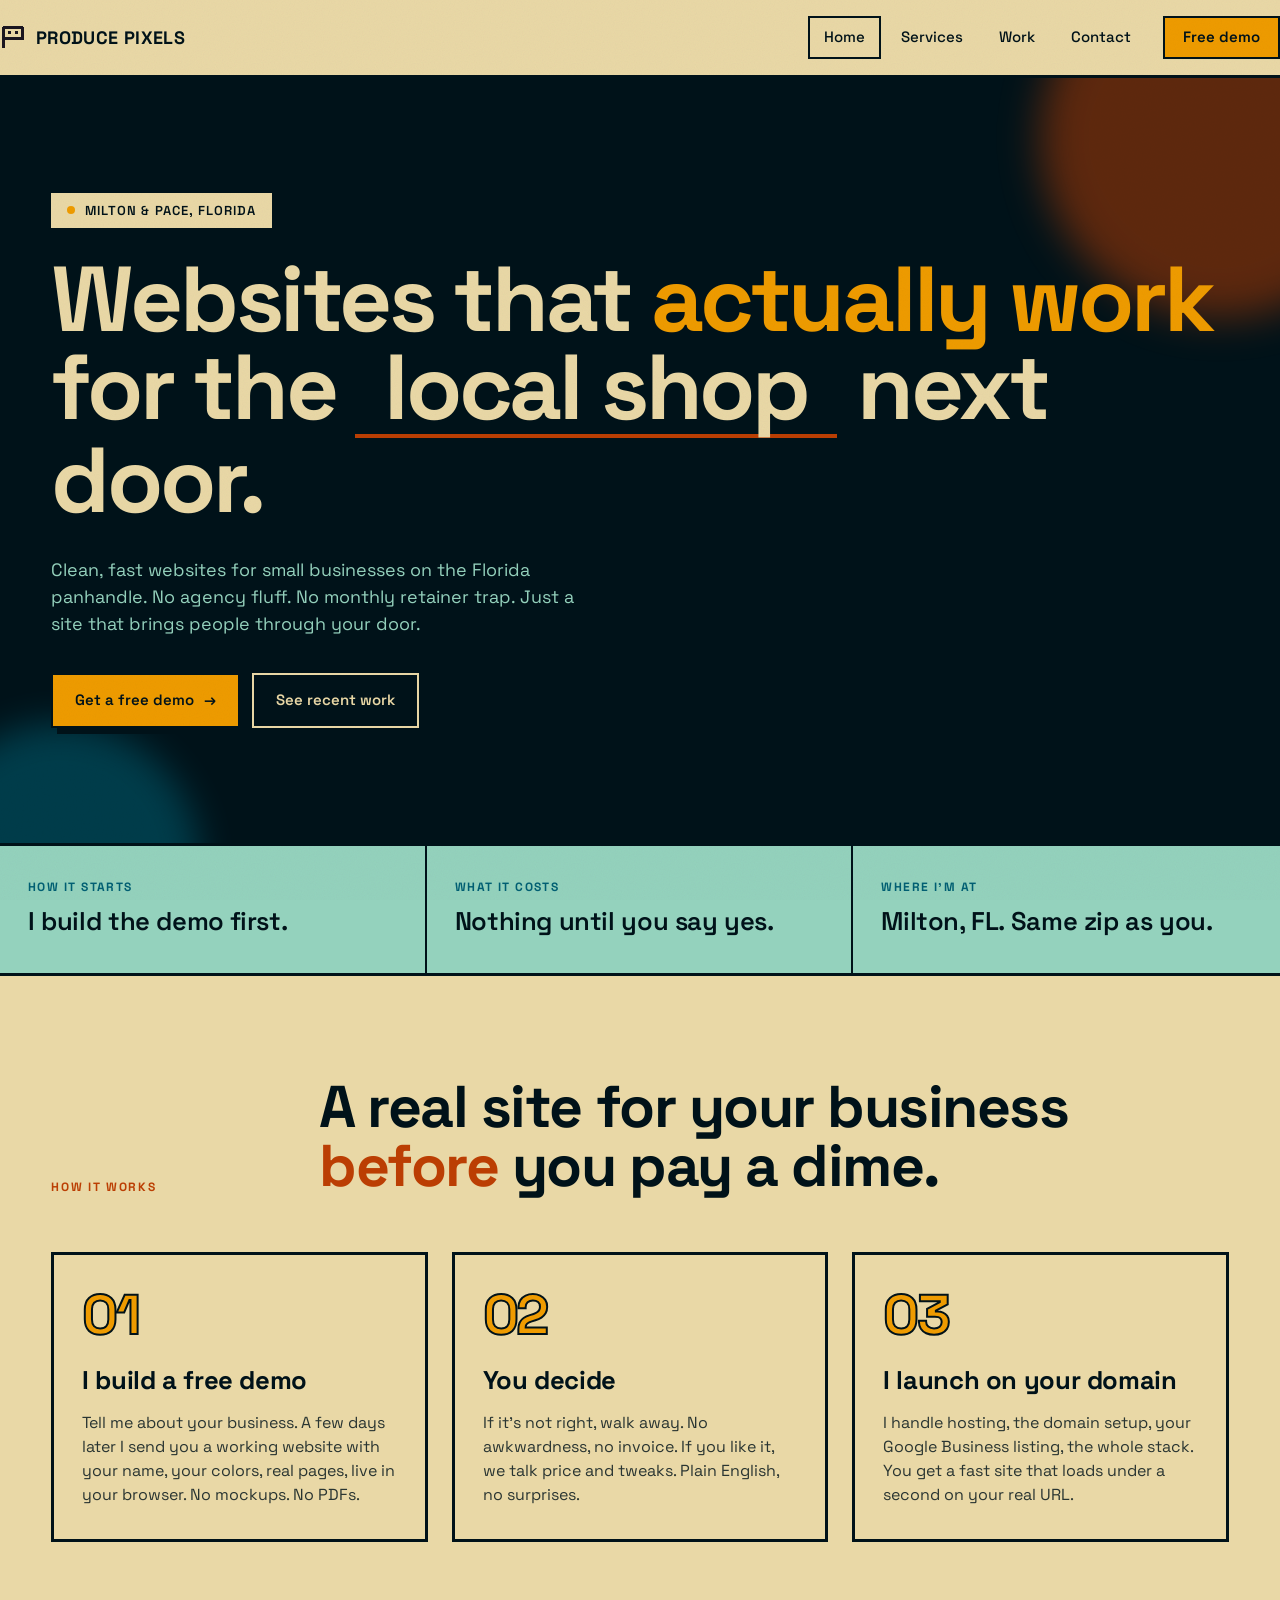
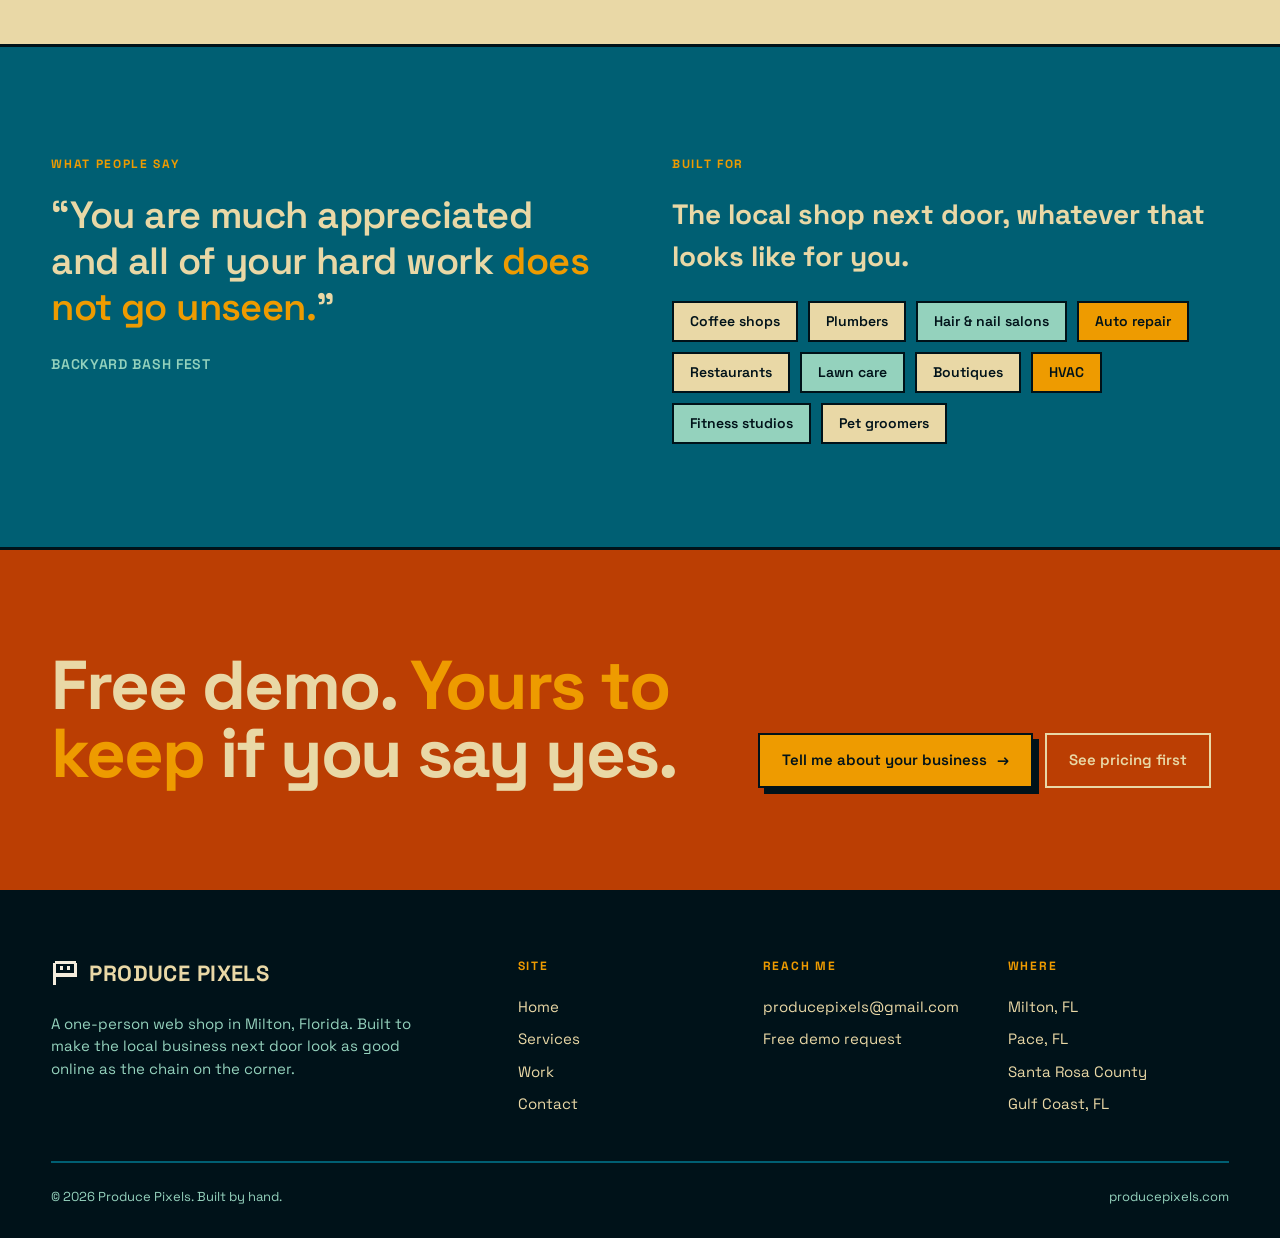
<file: index.html>
<!doctype html>
<html lang="en">
<head>
  <meta charset="utf-8" />
  <meta name="viewport" content="width=device-width, initial-scale=1" />
  <title>Produce Pixels / Websites for Milton &amp; Pace small businesses</title>
  <meta name="description" content="Clean, fast websites for small businesses in Milton and Pace, Florida. Free demo first. You decide if you want it." />
  <meta name="theme-color" content="#e9d8a6" />
  <link rel="icon" type="image/svg+xml" href="logo.svg" />
  <link rel="alternate icon" type="image/png" href="favicon.png" />

  <link rel="preconnect" href="https://fonts.googleapis.com">
  <link rel="preconnect" href="https://fonts.gstatic.com" crossorigin>
  <link href="https://fonts.googleapis.com/css2?family=Space+Grotesk:wght@400;500;600;700&display=swap" rel="stylesheet">

  <link rel="stylesheet" href="styles.css" />
</head>
<body>

  <header class="topbar">
    <div class="shell topbar-inner">
      <a href="index.html" class="brand"><span class="brand-mark" aria-hidden="true"></span>Produce Pixels</a>
      <button class="mobile-toggle" aria-expanded="false" aria-controls="primary-nav">Menu</button>
      <nav class="nav" id="primary-nav">
        <a href="index.html" aria-current="page">Home</a>
        <a href="services.html">Services</a>
        <a href="portfolio.html">Work</a>
        <a href="contact.html">Contact</a>
        <a href="contact.html" class="cta">Free demo</a>
      </nav>
    </div>
  </header>

  <main>

    <section class="hero">
      <div class="hero-glow" aria-hidden="true"></div>
      <div class="shell hero-grid">
        <div>
          <span class="tag-row"><span class="pip"></span>Milton &amp; Pace, Florida</span>
          <h1 class="h1">Websites that <span class="accent">actually&nbsp;work</span> for the <span class="cycle" data-cycle="local shop|coffee shop|plumber|hair salon|diner|lawn guy|HVAC tech|boutique|auto shop">local shop</span> next door.</h1>
          <p class="hero-sub">Clean, fast websites for small businesses on the Florida panhandle. No agency fluff. No monthly retainer trap. Just a site that brings people through your door.</p>
          <div class="hero-actions">
            <a href="contact.html" class="btn btn-primary">Get a free demo <span class="arrow">→</span></a>
            <a href="portfolio.html" class="btn btn-onDark">See recent work</a>
          </div>
        </div>
      </div>
    </section>

    <section class="facts">
      <div class="facts-grid">
        <div class="fact">
          <p class="label">How it starts</p>
          <p class="value">I build the demo first.</p>
        </div>
        <div class="fact">
          <p class="label">What it costs</p>
          <p class="value">Nothing until you say yes.</p>
        </div>
        <div class="fact">
          <p class="label">Where I&rsquo;m at</p>
          <p class="value">Milton, FL. Same zip as you.</p>
        </div>
      </div>
    </section>

    <section class="section">
      <div class="shell">
        <div class="section-header">
          <span class="section-label">How it works</span>
          <h2 class="h2">A real site for your business <span class="accent">before</span> you pay a dime.</h2>
        </div>
        <div class="steps">
          <div class="step">
            <div class="num">01</div>
            <h3>I build a free demo</h3>
            <p>Tell me about your business. A few days later I send you a working website with your name, your colors, real pages, live in your browser. No mockups. No PDFs.</p>
          </div>
          <div class="step">
            <div class="num">02</div>
            <h3>You decide</h3>
            <p>If it&rsquo;s not right, walk away. No awkwardness, no invoice. If you like it, we talk price and tweaks. Plain English, no surprises.</p>
          </div>
          <div class="step">
            <div class="num">03</div>
            <h3>I launch on your domain</h3>
            <p>I handle hosting, the domain setup, your Google Business listing, the whole stack. You get a fast site that loads under a second on your real URL.</p>
          </div>
        </div>
      </div>
    </section>

    <section class="proof">
      <div class="shell proof-grid">
        <div class="quote-block">
          <span class="section-label">What people say</span>
          <p class="quote">&ldquo;You are much appreciated and all of your hard work <span class="accent">does not go unseen.</span>&rdquo;</p>
          <div class="quote-meta">Backyard Bash Fest</div>
        </div>
        <div class="industries-block">
          <span class="section-label">Built for</span>
          <h3>The local shop next door, whatever that looks like for you.</h3>
          <div class="chips">
            <span class="chip">Coffee shops</span>
            <span class="chip">Plumbers</span>
            <span class="chip">Hair &amp; nail salons</span>
            <span class="chip">Auto repair</span>
            <span class="chip">Restaurants</span>
            <span class="chip">Lawn care</span>
            <span class="chip">Boutiques</span>
            <span class="chip">HVAC</span>
            <span class="chip">Fitness studios</span>
            <span class="chip">Pet groomers</span>
          </div>
        </div>
      </div>
    </section>

    <section class="cta-band">
      <div class="shell cta-grid">
        <h2 class="cta-headline">Free demo. <span class="accent">Yours to keep</span> if you say yes.</h2>
        <div class="cta-row">
          <a href="contact.html" class="btn btn-primary">Tell me about your business <span class="arrow">→</span></a>
          <a href="services.html" class="btn btn-onDark">See pricing first</a>
        </div>
      </div>
    </section>

  </main>

  <footer class="footer">
    <div class="shell">
      <div class="footer-grid">
        <div>
          <a href="index.html" class="brand"><span class="brand-mark" aria-hidden="true"></span>Produce Pixels</a>
          <p class="footer-tag">A one-person web shop in Milton, Florida. Built to make the local business next door look as good online as the chain on the corner.</p>
        </div>
        <div class="footer-cols">
          <div class="footer-col">
            <h4>Site</h4>
            <a href="index.html">Home</a>
            <a href="services.html">Services</a>
            <a href="portfolio.html">Work</a>
            <a href="contact.html">Contact</a>
          </div>
          <div class="footer-col">
            <h4>Reach me</h4>
            <a href="mailto:producepixels@gmail.com">producepixels@gmail.com</a>
            <a href="contact.html">Free demo request</a>
          </div>
          <div class="footer-col">
            <h4>Where</h4>
            <a>Milton, FL</a>
            <a>Pace, FL</a>
            <a>Santa Rosa County</a>
            <a>Gulf Coast, FL</a>
          </div>
        </div>
      </div>
      <div class="footer-bottom">
        <span>&copy; 2026 Produce Pixels. Built by hand.</span>
        <span>producepixels.com</span>
      </div>
    </div>
  </footer>

  <script src="script.js"></script>

</body>
</html>
</file>
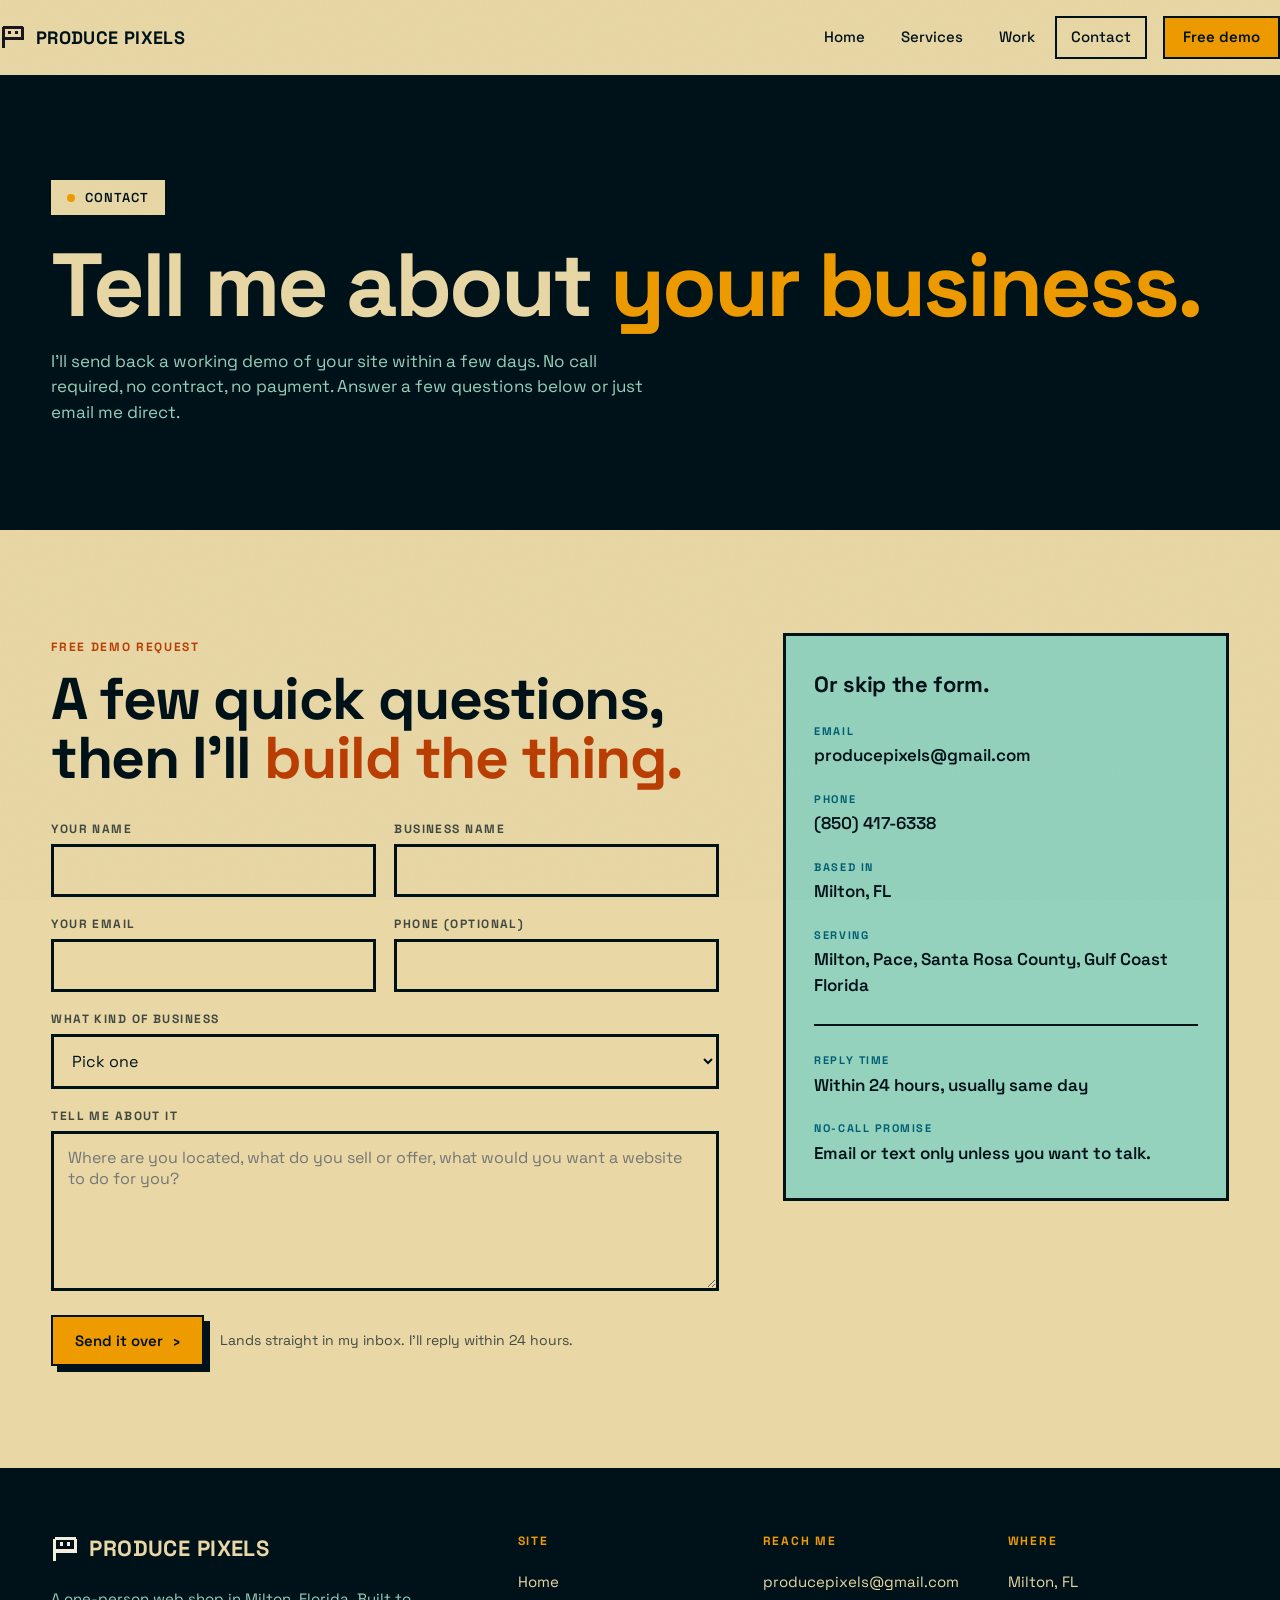
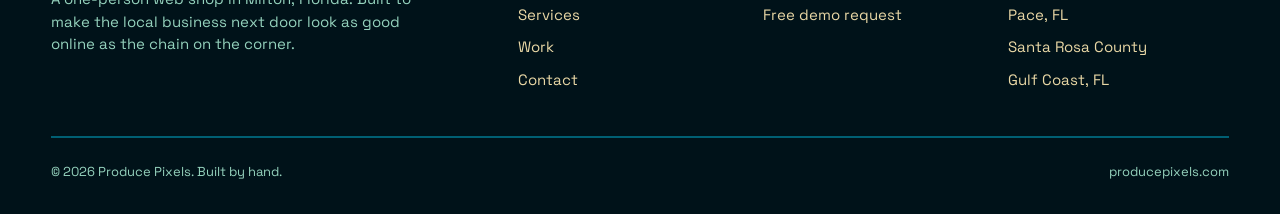
<file: contact.html>
<!doctype html>
<html lang="en">
<head>
  <meta charset="utf-8" />
  <meta name="viewport" content="width=device-width, initial-scale=1" />
  <title>Contact / Produce Pixels</title>
  <meta name="description" content="Tell me about your business. I'll send back a free working demo within a few days." />
  <meta name="theme-color" content="#e9d8a6" />
  <link rel="icon" type="image/svg+xml" href="logo.svg" />
  <link rel="alternate icon" type="image/png" href="favicon.png" />

  <link rel="preconnect" href="https://fonts.googleapis.com">
  <link rel="preconnect" href="https://fonts.gstatic.com" crossorigin>
  <link href="https://fonts.googleapis.com/css2?family=Space+Grotesk:wght@400;500;600;700&display=swap" rel="stylesheet">

  <link rel="stylesheet" href="styles.css" />
</head>
<body>

  <header class="topbar">
    <div class="shell topbar-inner">
      <a href="index.html" class="brand"><span class="brand-mark" aria-hidden="true"></span>Produce Pixels</a>
      <button class="mobile-toggle" aria-expanded="false" aria-controls="primary-nav">Menu</button>
      <nav class="nav" id="primary-nav">
        <a href="index.html">Home</a>
        <a href="services.html">Services</a>
        <a href="portfolio.html">Work</a>
        <a href="contact.html" aria-current="page">Contact</a>
        <a href="contact.html" class="cta">Free demo</a>
      </nav>
    </div>
  </header>

  <main>

    <section class="page-hero">
      <div class="shell">
        <span class="tag-row"><span class="pip"></span>Contact</span>
        <h1 class="h1">Tell me about <span class="accent">your business.</span></h1>
        <p>I&rsquo;ll send back a working demo of your site within a few days. No call required, no contract, no payment. Answer a few questions below or just email me direct.</p>
      </div>
    </section>

    <section class="section">
      <div class="shell contact-grid">

        <div>
          <span class="section-label">Free demo request</span>
          <h2 class="h2" style="margin-top: 12px; margin-bottom: 32px;">A few quick questions, then I&rsquo;ll <span class="accent">build the thing.</span></h2>

          <form class="form" id="demo-form" action="https://formsubmit.co/producepixels@gmail.com" method="POST">
            <input type="hidden" name="_subject" value="New demo request via producepixels.com">
            <input type="hidden" name="_template" value="table">
            <input type="hidden" name="_next" value="https://producepixels.com/thanks.html">
            <input type="hidden" name="_captcha" value="false">
            <input type="text" name="_honey" style="display:none" tabindex="-1" autocomplete="off" aria-hidden="true">

            <div class="form-row">
              <div class="field">
                <label for="name">Your name</label>
                <input type="text" id="name" name="name" required autocomplete="name" />
              </div>
              <div class="field">
                <label for="business">Business name</label>
                <input type="text" id="business" name="business" required />
              </div>
            </div>

            <div class="form-row">
              <div class="field">
                <label for="email">Your email</label>
                <input type="email" id="email" name="email" required autocomplete="email" />
              </div>
              <div class="field">
                <label for="phone">Phone (optional)</label>
                <input type="tel" id="phone" name="phone" autocomplete="tel" />
              </div>
            </div>

            <div class="field">
              <label for="type">What kind of business</label>
              <select id="type" name="type">
                <option value="">Pick one</option>
                <option>Coffee shop or cafe</option>
                <option>Restaurant or bar</option>
                <option>Hair, nail, or beauty salon</option>
                <option>Auto repair or detail</option>
                <option>Plumbing, HVAC, or electrical</option>
                <option>Lawn care or landscaping</option>
                <option>Boutique or retail</option>
                <option>Fitness or studio</option>
                <option>Pet groomer or vet</option>
                <option>Service or trades (other)</option>
                <option>Something else</option>
              </select>
            </div>

            <div class="field">
              <label for="message">Tell me about it</label>
              <textarea id="message" name="message" placeholder="Where are you located, what do you sell or offer, what would you want a website to do for you?" required></textarea>
            </div>

            <div class="form-actions">
              <button type="submit" class="btn btn-primary">Send it over <span class="arrow">&rsaquo;</span></button>
              <p class="form-note">Lands straight in my inbox. I&rsquo;ll reply within 24 hours.</p>
            </div>
          </form>
        </div>

        <aside>
          <div class="info-block">
            <h3>Or skip the form.</h3>

            <div class="info-row">
              <span class="label">Email</span>
              <a class="value" href="mailto:producepixels@gmail.com">producepixels@gmail.com</a>
            </div>

            <div class="info-row">
              <span class="label">Phone</span>
              <a class="value" href="tel:+18504176338">(850) 417-6338</a>
            </div>

            <div class="info-row">
              <span class="label">Based in</span>
              <span class="value">Milton, FL</span>
            </div>

            <div class="info-row">
              <span class="label">Serving</span>
              <span class="value">Milton, Pace, Santa Rosa County, Gulf Coast Florida</span>
            </div>

            <hr />

            <div class="info-row">
              <span class="label">Reply time</span>
              <span class="value">Within 24 hours, usually same day</span>
            </div>

            <div class="info-row">
              <span class="label">No-call promise</span>
              <span class="value">Email or text only unless you want to talk.</span>
            </div>
          </div>
        </aside>

      </div>
    </section>

  </main>

  <footer class="footer">
    <div class="shell">
      <div class="footer-grid">
        <div>
          <a href="index.html" class="brand"><span class="brand-mark" aria-hidden="true"></span>Produce Pixels</a>
          <p class="footer-tag">A one-person web shop in Milton, Florida. Built to make the local business next door look as good online as the chain on the corner.</p>
        </div>
        <div class="footer-cols">
          <div class="footer-col">
            <h4>Site</h4>
            <a href="index.html">Home</a>
            <a href="services.html">Services</a>
            <a href="portfolio.html">Work</a>
            <a href="contact.html">Contact</a>
          </div>
          <div class="footer-col">
            <h4>Reach me</h4>
            <a href="mailto:producepixels@gmail.com">producepixels@gmail.com</a>
            <a href="contact.html">Free demo request</a>
          </div>
          <div class="footer-col">
            <h4>Where</h4>
            <a>Milton, FL</a>
            <a>Pace, FL</a>
            <a>Santa Rosa County</a>
            <a>Gulf Coast, FL</a>
          </div>
        </div>
      </div>
      <div class="footer-bottom">
        <span>&copy; 2026 Produce Pixels. Built by hand.</span>
        <span>producepixels.com</span>
      </div>
    </div>
  </footer>

  <script src="script.js"></script>

</body>
</html>
</file>
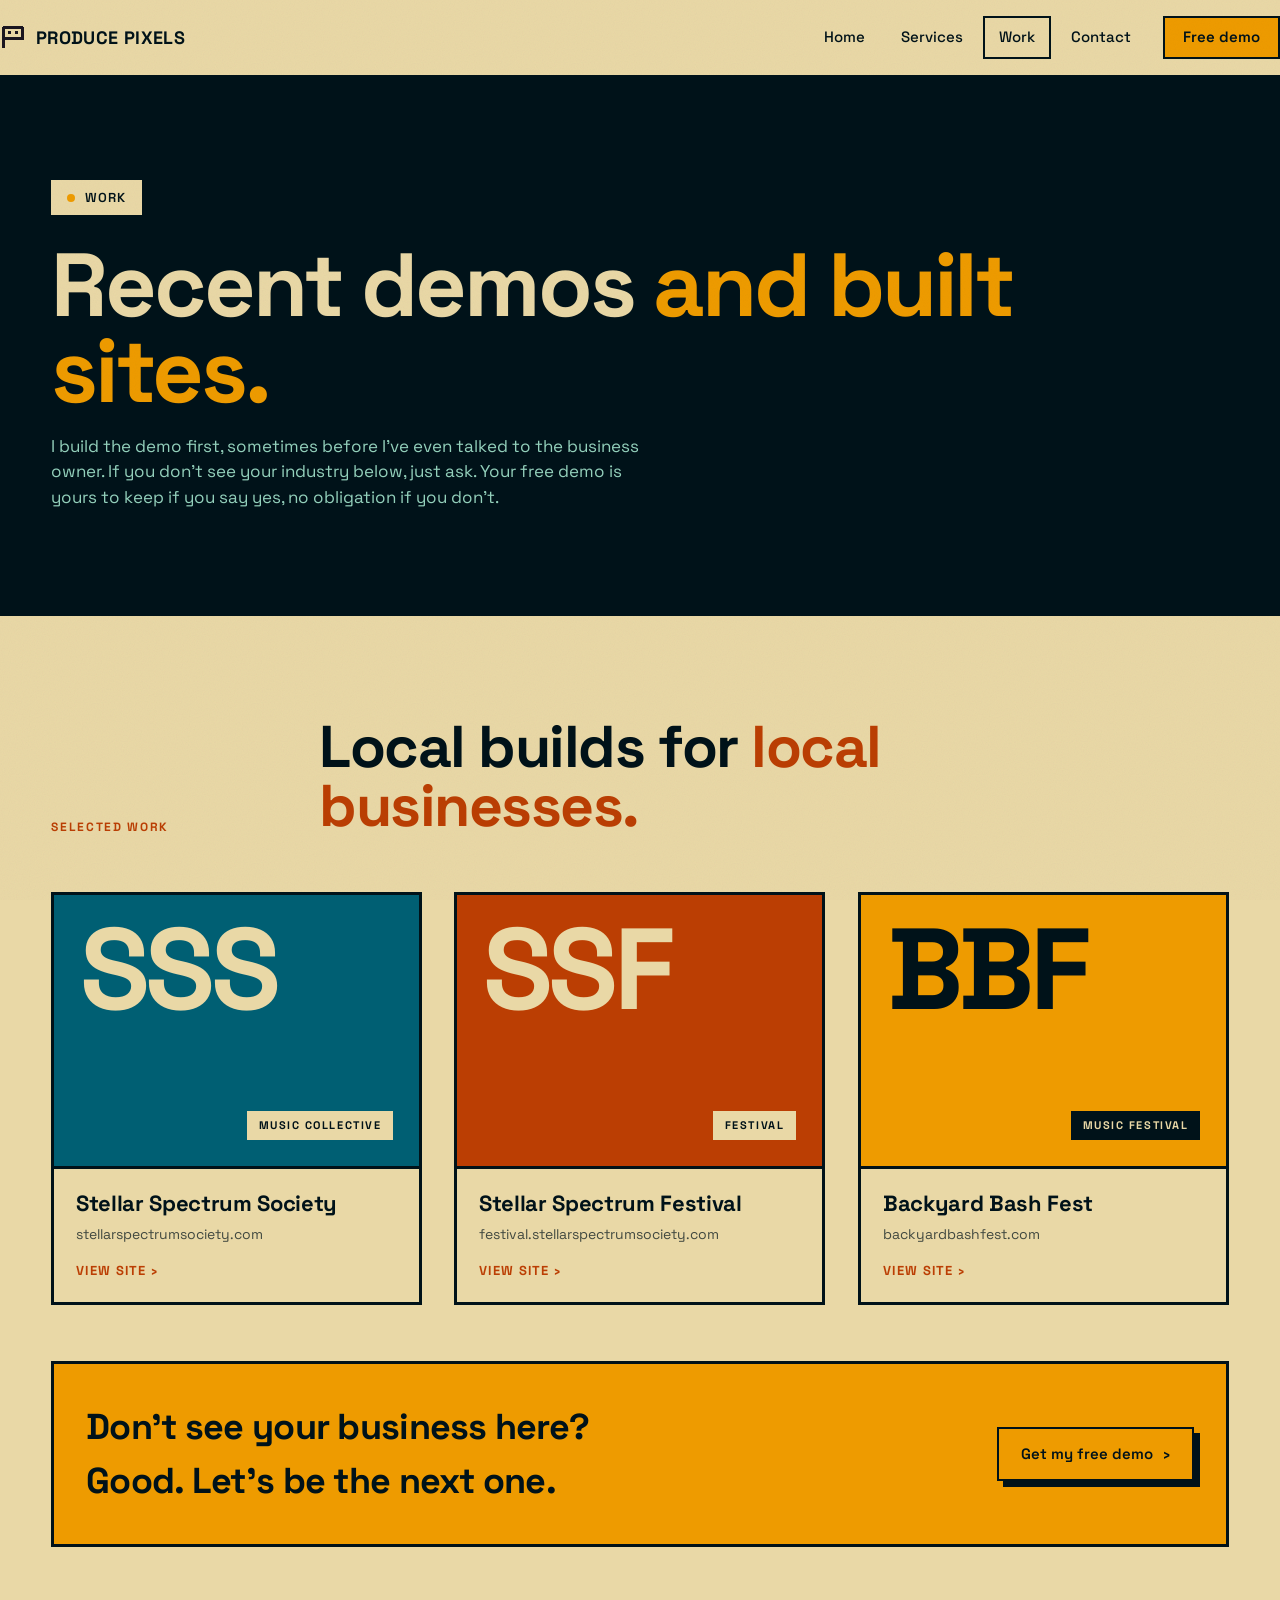
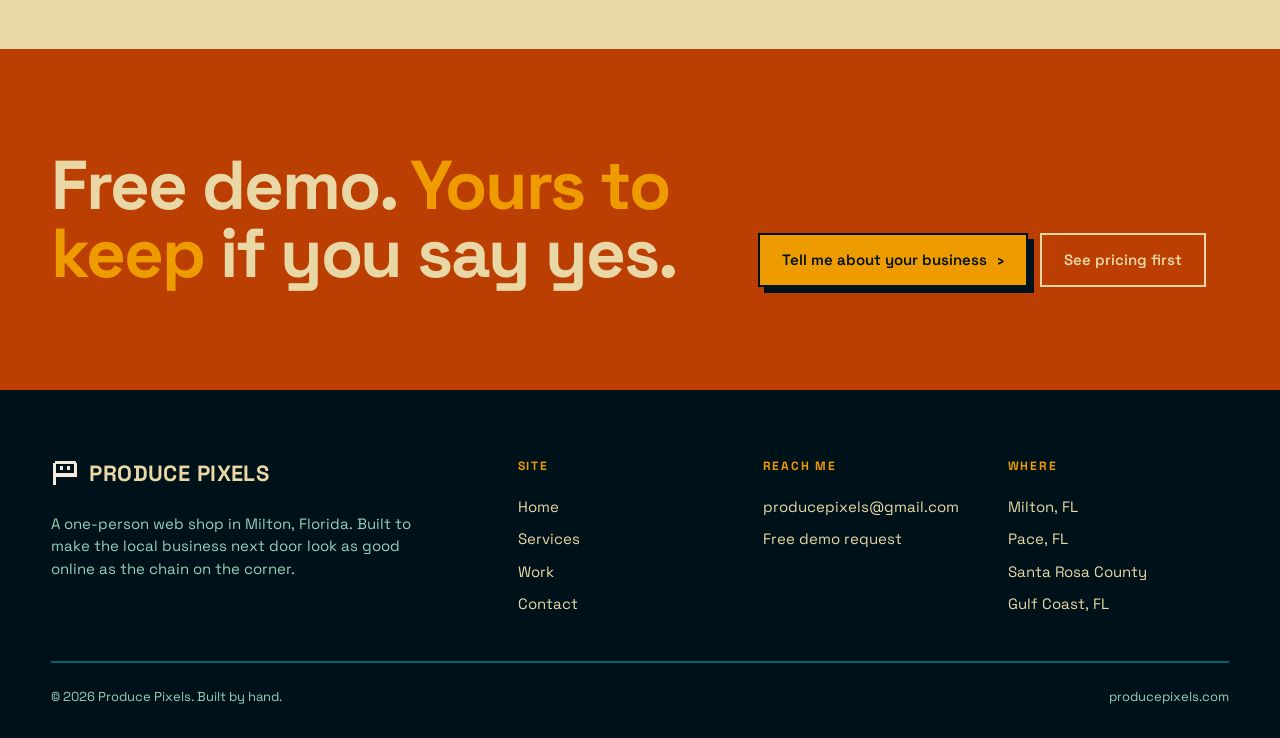
<file: portfolio.html>
<!doctype html>
<html lang="en">
<head>
  <meta charset="utf-8" />
  <meta name="viewport" content="width=device-width, initial-scale=1" />
  <title>Work / Produce Pixels</title>
  <meta name="description" content="Recent demos and built sites for small businesses on the Gulf Coast." />
  <meta name="theme-color" content="#e9d8a6" />
  <link rel="icon" type="image/svg+xml" href="logo.svg" />
  <link rel="alternate icon" type="image/png" href="favicon.png" />

  <link rel="preconnect" href="https://fonts.googleapis.com">
  <link rel="preconnect" href="https://fonts.gstatic.com" crossorigin>
  <link href="https://fonts.googleapis.com/css2?family=Space+Grotesk:wght@400;500;600;700&display=swap" rel="stylesheet">

  <link rel="stylesheet" href="styles.css" />
</head>
<body>

  <header class="topbar">
    <div class="shell topbar-inner">
      <a href="index.html" class="brand"><span class="brand-mark" aria-hidden="true"></span>Produce Pixels</a>
      <button class="mobile-toggle" aria-expanded="false" aria-controls="primary-nav">Menu</button>
      <nav class="nav" id="primary-nav">
        <a href="index.html">Home</a>
        <a href="services.html">Services</a>
        <a href="portfolio.html" aria-current="page">Work</a>
        <a href="contact.html">Contact</a>
        <a href="contact.html" class="cta">Free demo</a>
      </nav>
    </div>
  </header>

  <main>

    <section class="page-hero">
      <div class="shell">
        <span class="tag-row"><span class="pip"></span>Work</span>
        <h1 class="h1">Recent demos <span class="accent">and built sites.</span></h1>
        <p>I build the demo first, sometimes before I&rsquo;ve even talked to the business owner. If you don&rsquo;t see your industry below, just ask. Your free demo is yours to keep if you say yes, no obligation if you don&rsquo;t.</p>
      </div>
    </section>

    <section class="section">
      <div class="shell">
        <div class="section-header">
          <span class="section-label">Selected work</span>
          <h2 class="h2">Local builds for <span class="accent">local businesses.</span></h2>
        </div>

        <div class="work-grid">

          <a href="https://stellarspectrumsociety.com" target="_blank" rel="noopener" class="work-card">
            <div class="work-thumb" style="background: var(--dark-teal); color: var(--vanilla-custard);">
              <span class="work-initials">SSS</span>
              <span class="work-tag" style="background: var(--vanilla-custard); color: var(--ink-black);">Music collective</span>
            </div>
            <div class="work-meta">
              <h3>Stellar Spectrum Society</h3>
              <span>stellarspectrumsociety.com</span>
              <span class="view">View site &rsaquo;</span>
            </div>
          </a>

          <a href="https://festival.stellarspectrumsociety.com" target="_blank" rel="noopener" class="work-card">
            <div class="work-thumb" style="background: var(--rusty-spice); color: var(--vanilla-custard);">
              <span class="work-initials">SSF</span>
              <span class="work-tag" style="background: var(--vanilla-custard); color: var(--ink-black);">Festival</span>
            </div>
            <div class="work-meta">
              <h3>Stellar Spectrum Festival</h3>
              <span>festival.stellarspectrumsociety.com</span>
              <span class="view">View site &rsaquo;</span>
            </div>
          </a>

          <a href="https://backyardbashfest.com" target="_blank" rel="noopener" class="work-card">
            <div class="work-thumb" style="background: var(--golden-orange); color: var(--ink-black);">
              <span class="work-initials">BBF</span>
              <span class="work-tag">Music festival</span>
            </div>
            <div class="work-meta">
              <h3>Backyard Bash Fest</h3>
              <span>backyardbashfest.com</span>
              <span class="view">View site &rsaquo;</span>
            </div>
          </a>

        </div>

        <div class="callout">
          <h3>Don&rsquo;t see your business here? Good. Let&rsquo;s be the next one.</h3>
          <a href="contact.html" class="btn btn-primary">Get my free demo <span class="arrow">&rsaquo;</span></a>
        </div>

      </div>
    </section>

    <section class="cta-band">
      <div class="shell cta-grid">
        <h2 class="cta-headline">Free demo. <span class="accent">Yours to keep</span> if you say yes.</h2>
        <div class="cta-row">
          <a href="contact.html" class="btn btn-primary">Tell me about your business <span class="arrow">&rsaquo;</span></a>
          <a href="services.html" class="btn btn-onDark">See pricing first</a>
        </div>
      </div>
    </section>

  </main>

  <footer class="footer">
    <div class="shell">
      <div class="footer-grid">
        <div>
          <a href="index.html" class="brand"><span class="brand-mark" aria-hidden="true"></span>Produce Pixels</a>
          <p class="footer-tag">A one-person web shop in Milton, Florida. Built to make the local business next door look as good online as the chain on the corner.</p>
        </div>
        <div class="footer-cols">
          <div class="footer-col">
            <h4>Site</h4>
            <a href="index.html">Home</a>
            <a href="services.html">Services</a>
            <a href="portfolio.html">Work</a>
            <a href="contact.html">Contact</a>
          </div>
          <div class="footer-col">
            <h4>Reach me</h4>
            <a href="mailto:producepixels@gmail.com">producepixels@gmail.com</a>
            <a href="contact.html">Free demo request</a>
          </div>
          <div class="footer-col">
            <h4>Where</h4>
            <a>Milton, FL</a>
            <a>Pace, FL</a>
            <a>Santa Rosa County</a>
            <a>Gulf Coast, FL</a>
          </div>
        </div>
      </div>
      <div class="footer-bottom">
        <span>&copy; 2026 Produce Pixels. Built by hand.</span>
        <span>producepixels.com</span>
      </div>
    </div>
  </footer>

  <script src="script.js"></script>

</body>
</html>
</file>
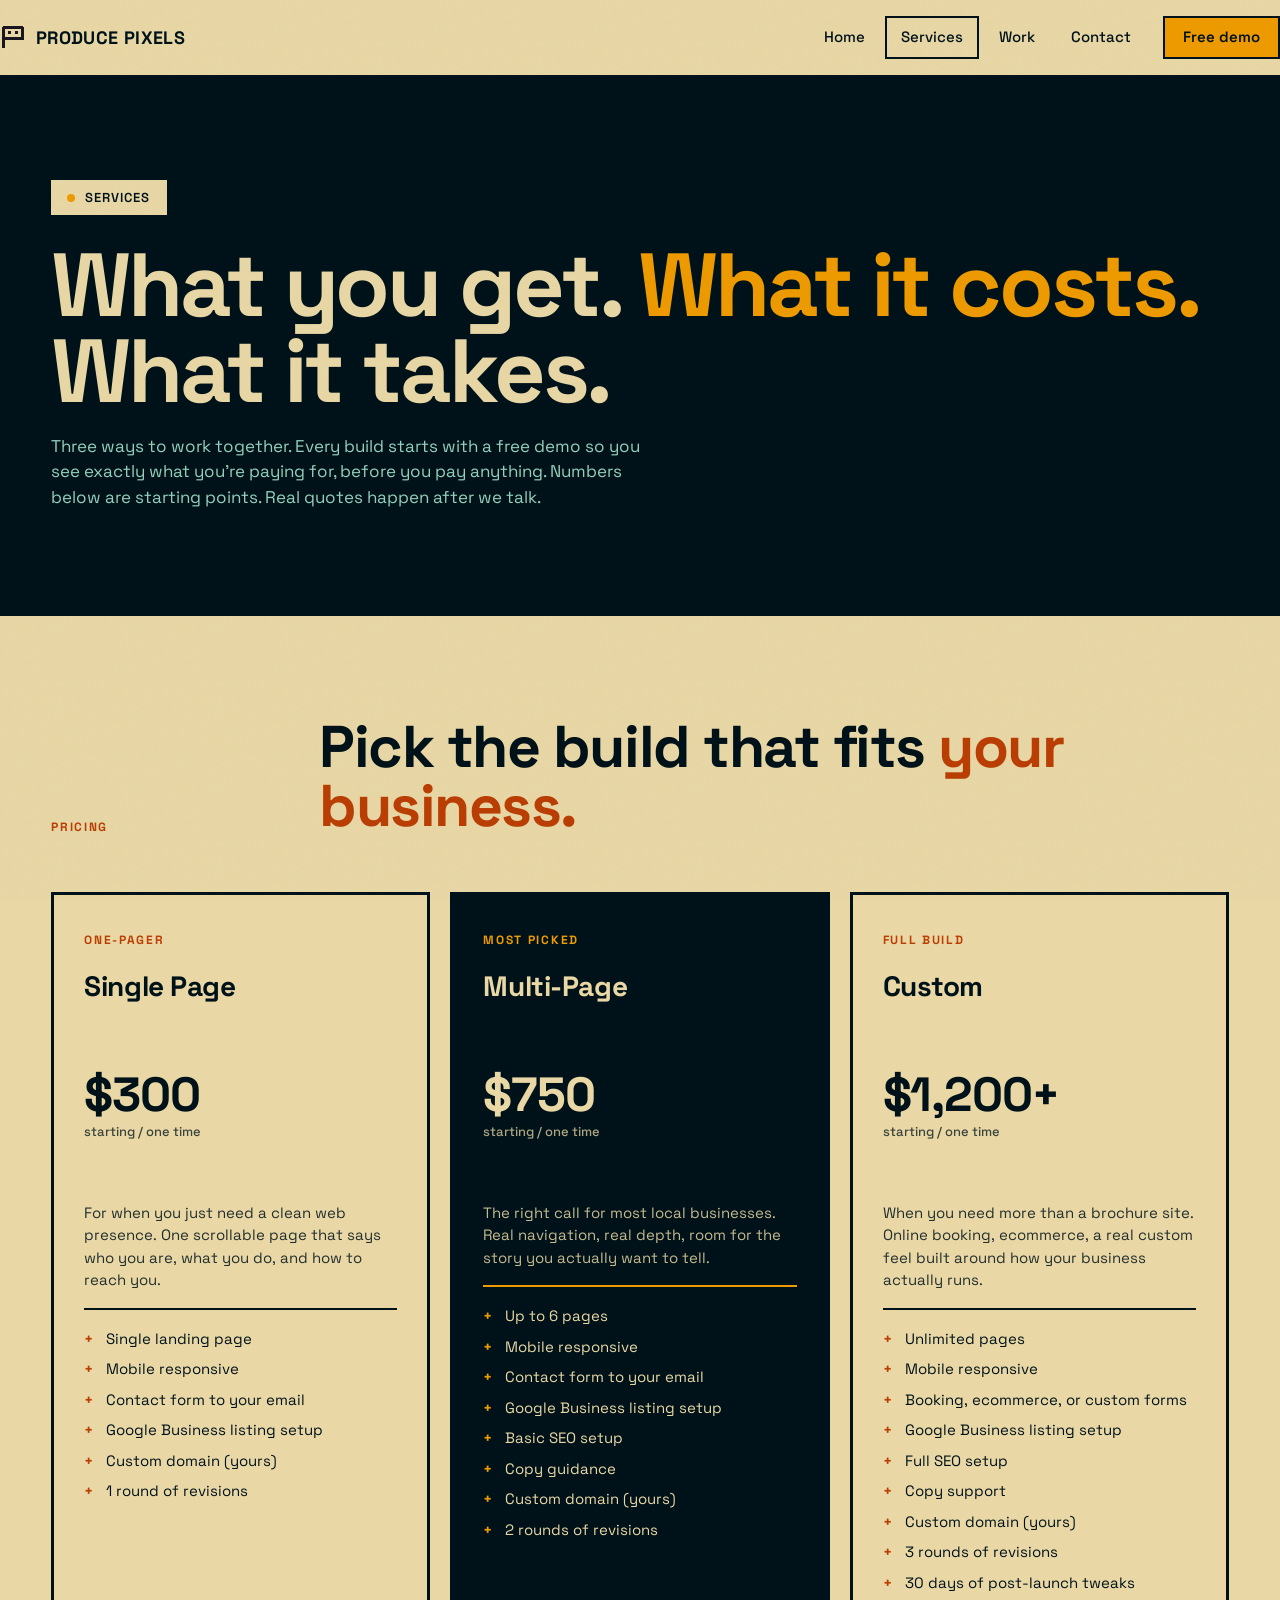
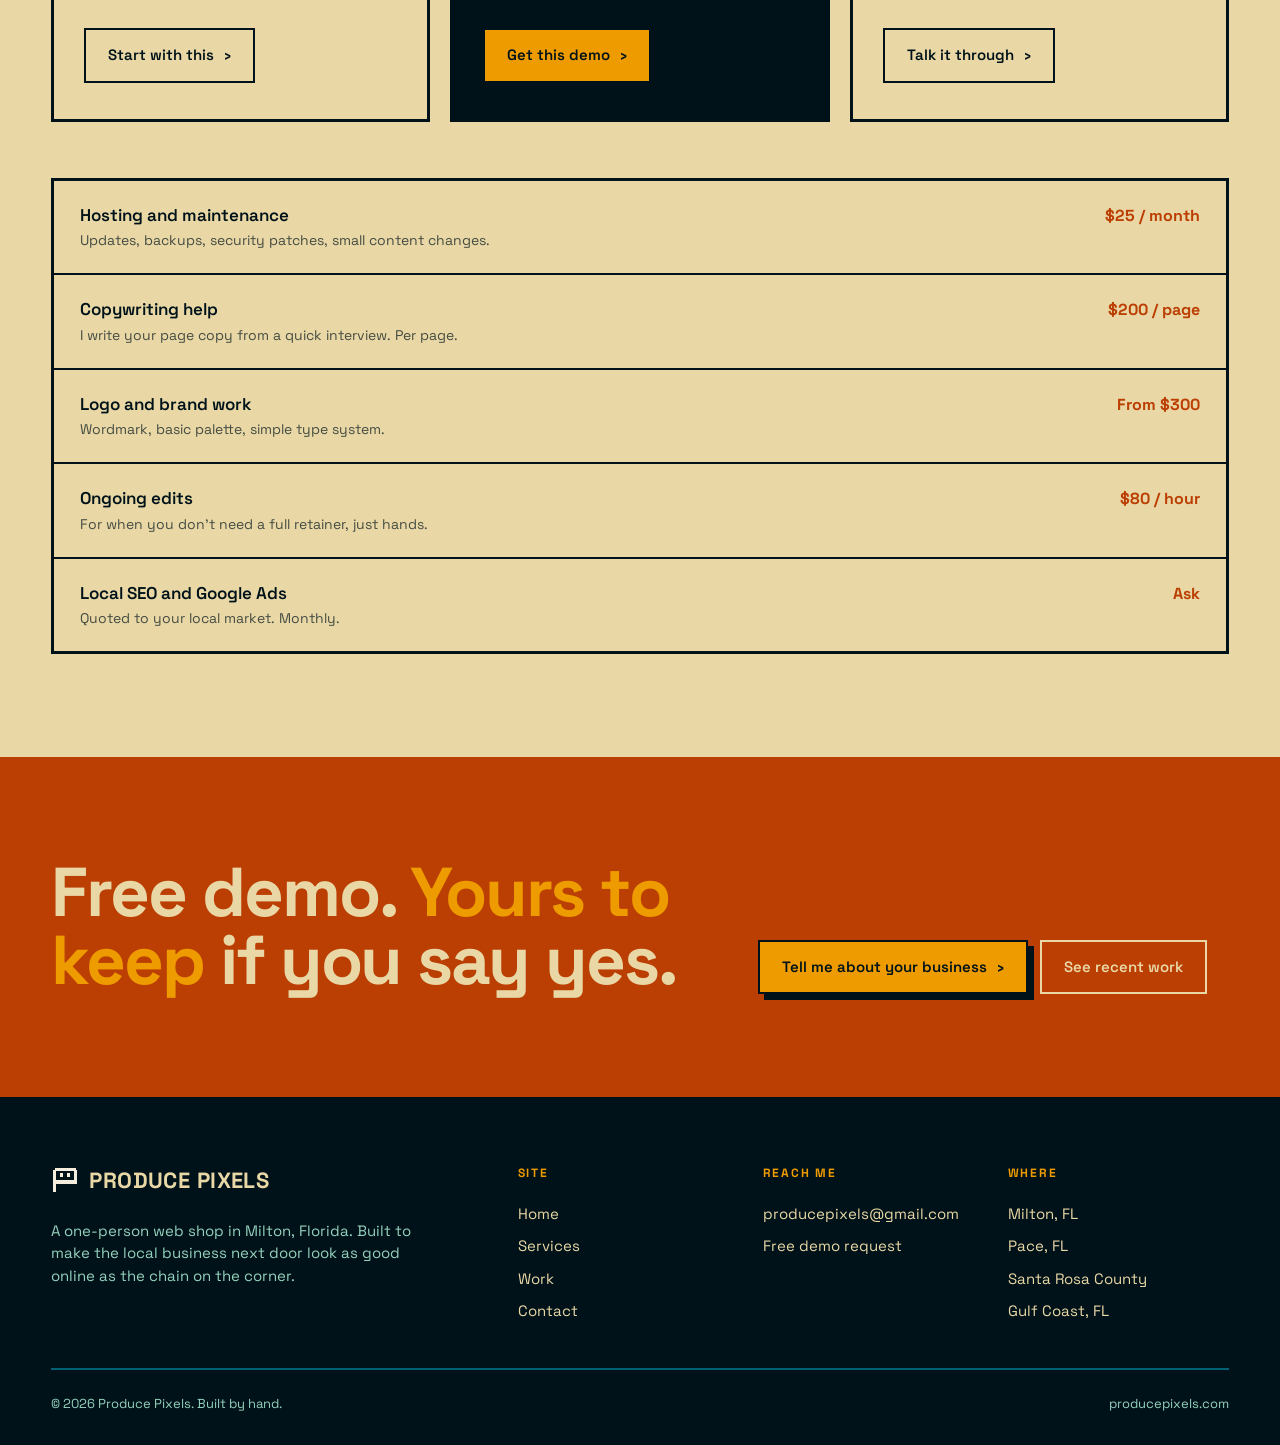
<file: services.html>
<!doctype html>
<html lang="en">
<head>
  <meta charset="utf-8" />
  <meta name="viewport" content="width=device-width, initial-scale=1" />
  <title>Services / Produce Pixels</title>
  <meta name="description" content="Three ways to work together. Every build starts with a free demo. Pricing for small businesses in Milton, Pace, and the Gulf Coast." />
  <meta name="theme-color" content="#e9d8a6" />
  <link rel="icon" type="image/svg+xml" href="logo.svg" />
  <link rel="alternate icon" type="image/png" href="favicon.png" />

  <link rel="preconnect" href="https://fonts.googleapis.com">
  <link rel="preconnect" href="https://fonts.gstatic.com" crossorigin>
  <link href="https://fonts.googleapis.com/css2?family=Space+Grotesk:wght@400;500;600;700&display=swap" rel="stylesheet">

  <link rel="stylesheet" href="styles.css" />
</head>
<body>

  <header class="topbar">
    <div class="shell topbar-inner">
      <a href="index.html" class="brand"><span class="brand-mark" aria-hidden="true"></span>Produce Pixels</a>
      <button class="mobile-toggle" aria-expanded="false" aria-controls="primary-nav">Menu</button>
      <nav class="nav" id="primary-nav">
        <a href="index.html">Home</a>
        <a href="services.html" aria-current="page">Services</a>
        <a href="portfolio.html">Work</a>
        <a href="contact.html">Contact</a>
        <a href="contact.html" class="cta">Free demo</a>
      </nav>
    </div>
  </header>

  <main>

    <section class="page-hero">
      <div class="shell">
        <span class="tag-row"><span class="pip"></span>Services</span>
        <h1 class="h1">What you get. <span class="accent">What it costs.</span> What it takes.</h1>
        <p>Three ways to work together. Every build starts with a free demo so you see exactly what you&rsquo;re paying for, before you pay anything. Numbers below are starting points. Real quotes happen after we talk.</p>
      </div>
    </section>

    <section class="section">
      <div class="shell">
        <div class="section-header">
          <span class="section-label">Pricing</span>
          <h2 class="h2">Pick the build that fits <span class="accent">your business.</span></h2>
        </div>

        <div class="pricing">

          <div class="tier">
            <span class="tier-tag">One-Pager</span>
            <h3>Single Page</h3>
            <p class="price">$300<small>starting / one time</small></p>
            <p class="tier-desc">For when you just need a clean web presence. One scrollable page that says who you are, what you do, and how to reach you.</p>
            <ul>
              <li>Single landing page</li>
              <li>Mobile responsive</li>
              <li>Contact form to your email</li>
              <li>Google Business listing setup</li>
              <li>Custom domain (yours)</li>
              <li>1 round of revisions</li>
            </ul>
            <div class="tier-cta">
              <a href="contact.html" class="btn btn-ghost">Start with this <span class="arrow">&rsaquo;</span></a>
            </div>
          </div>

          <div class="tier featured">
            <span class="tier-tag">Most picked</span>
            <h3>Multi-Page</h3>
            <p class="price">$750<small>starting / one time</small></p>
            <p class="tier-desc">The right call for most local businesses. Real navigation, real depth, room for the story you actually want to tell.</p>
            <ul>
              <li>Up to 6 pages</li>
              <li>Mobile responsive</li>
              <li>Contact form to your email</li>
              <li>Google Business listing setup</li>
              <li>Basic SEO setup</li>
              <li>Copy guidance</li>
              <li>Custom domain (yours)</li>
              <li>2 rounds of revisions</li>
            </ul>
            <div class="tier-cta">
              <a href="contact.html" class="btn btn-primary">Get this demo <span class="arrow">&rsaquo;</span></a>
            </div>
          </div>

          <div class="tier">
            <span class="tier-tag">Full Build</span>
            <h3>Custom</h3>
            <p class="price">$1,200+<small>starting / one time</small></p>
            <p class="tier-desc">When you need more than a brochure site. Online booking, ecommerce, a real custom feel built around how your business actually runs.</p>
            <ul>
              <li>Unlimited pages</li>
              <li>Mobile responsive</li>
              <li>Booking, ecommerce, or custom forms</li>
              <li>Google Business listing setup</li>
              <li>Full SEO setup</li>
              <li>Copy support</li>
              <li>Custom domain (yours)</li>
              <li>3 rounds of revisions</li>
              <li>30 days of post-launch tweaks</li>
            </ul>
            <div class="tier-cta">
              <a href="contact.html" class="btn btn-ghost">Talk it through <span class="arrow">&rsaquo;</span></a>
            </div>
          </div>

        </div>

        <div class="addons">
          <div class="addon">
            <div class="addon-name">Hosting and maintenance<small>Updates, backups, security patches, small content changes.</small></div>
            <div class="addon-price">$25 / month</div>
          </div>
          <div class="addon">
            <div class="addon-name">Copywriting help<small>I write your page copy from a quick interview. Per page.</small></div>
            <div class="addon-price">$200 / page</div>
          </div>
          <div class="addon">
            <div class="addon-name">Logo and brand work<small>Wordmark, basic palette, simple type system.</small></div>
            <div class="addon-price">From $300</div>
          </div>
          <div class="addon">
            <div class="addon-name">Ongoing edits<small>For when you don&rsquo;t need a full retainer, just hands.</small></div>
            <div class="addon-price">$80 / hour</div>
          </div>
          <div class="addon">
            <div class="addon-name">Local SEO and Google Ads<small>Quoted to your local market. Monthly.</small></div>
            <div class="addon-price">Ask</div>
          </div>
        </div>

      </div>
    </section>

    <section class="cta-band">
      <div class="shell cta-grid">
        <h2 class="cta-headline">Free demo. <span class="accent">Yours to keep</span> if you say yes.</h2>
        <div class="cta-row">
          <a href="contact.html" class="btn btn-primary">Tell me about your business <span class="arrow">&rsaquo;</span></a>
          <a href="portfolio.html" class="btn btn-onDark">See recent work</a>
        </div>
      </div>
    </section>

  </main>

  <footer class="footer">
    <div class="shell">
      <div class="footer-grid">
        <div>
          <a href="index.html" class="brand"><span class="brand-mark" aria-hidden="true"></span>Produce Pixels</a>
          <p class="footer-tag">A one-person web shop in Milton, Florida. Built to make the local business next door look as good online as the chain on the corner.</p>
        </div>
        <div class="footer-cols">
          <div class="footer-col">
            <h4>Site</h4>
            <a href="index.html">Home</a>
            <a href="services.html">Services</a>
            <a href="portfolio.html">Work</a>
            <a href="contact.html">Contact</a>
          </div>
          <div class="footer-col">
            <h4>Reach me</h4>
            <a href="mailto:producepixels@gmail.com">producepixels@gmail.com</a>
            <a href="contact.html">Free demo request</a>
          </div>
          <div class="footer-col">
            <h4>Where</h4>
            <a>Milton, FL</a>
            <a>Pace, FL</a>
            <a>Santa Rosa County</a>
            <a>Gulf Coast, FL</a>
          </div>
        </div>
      </div>
      <div class="footer-bottom">
        <span>&copy; 2026 Produce Pixels. Built by hand.</span>
        <span>producepixels.com</span>
      </div>
    </div>
  </footer>

  <script src="script.js"></script>

</body>
</html>
</file>
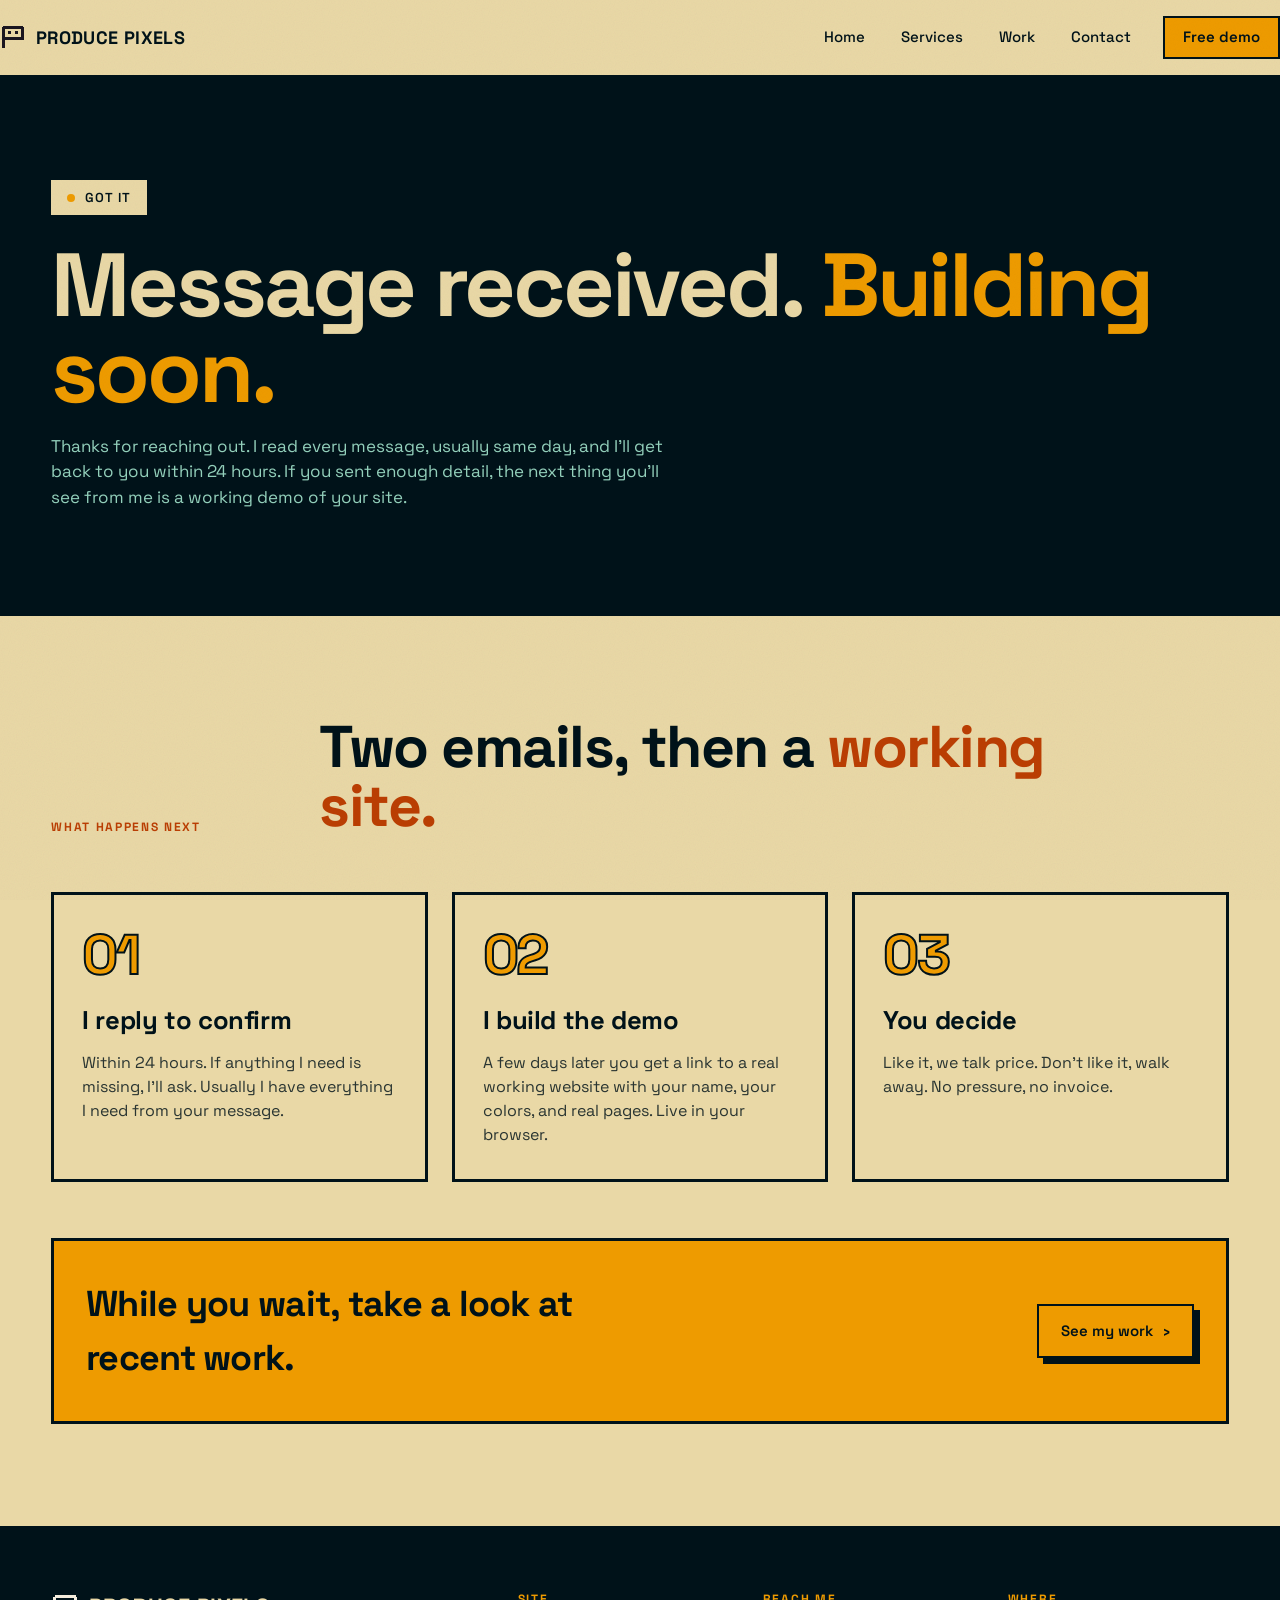
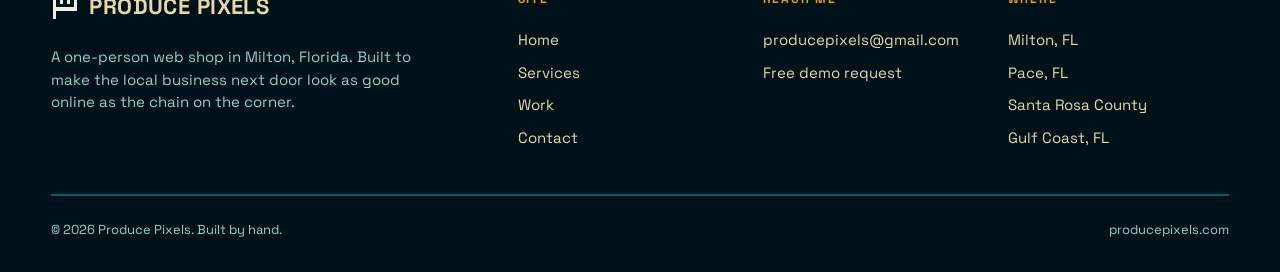
<file: thanks.html>
<!doctype html>
<html lang="en">
<head>
  <meta charset="utf-8" />
  <meta name="viewport" content="width=device-width, initial-scale=1" />
  <title>Got it / Produce Pixels</title>
  <meta name="description" content="Message received. I'll get back to you within 24 hours." />
  <meta name="theme-color" content="#e9d8a6" />
  <meta name="robots" content="noindex" />
  <link rel="icon" type="image/svg+xml" href="logo.svg" />
  <link rel="alternate icon" type="image/png" href="favicon.png" />

  <link rel="preconnect" href="https://fonts.googleapis.com">
  <link rel="preconnect" href="https://fonts.gstatic.com" crossorigin>
  <link href="https://fonts.googleapis.com/css2?family=Space+Grotesk:wght@400;500;600;700&display=swap" rel="stylesheet">

  <link rel="stylesheet" href="styles.css" />
</head>
<body>

  <header class="topbar">
    <div class="shell topbar-inner">
      <a href="index.html" class="brand"><span class="brand-mark" aria-hidden="true"></span>Produce Pixels</a>
      <button class="mobile-toggle" aria-expanded="false" aria-controls="primary-nav">Menu</button>
      <nav class="nav" id="primary-nav">
        <a href="index.html">Home</a>
        <a href="services.html">Services</a>
        <a href="portfolio.html">Work</a>
        <a href="contact.html">Contact</a>
        <a href="contact.html" class="cta">Free demo</a>
      </nav>
    </div>
  </header>

  <main>

    <section class="page-hero">
      <div class="shell">
        <span class="tag-row"><span class="pip"></span>Got it</span>
        <h1 class="h1">Message received. <span class="accent">Building soon.</span></h1>
        <p>Thanks for reaching out. I read every message, usually same day, and I&rsquo;ll get back to you within 24 hours. If you sent enough detail, the next thing you&rsquo;ll see from me is a working demo of your site.</p>
      </div>
    </section>

    <section class="section">
      <div class="shell">
        <div class="section-header">
          <span class="section-label">What happens next</span>
          <h2 class="h2">Two emails, then a <span class="accent">working site.</span></h2>
        </div>

        <div class="steps">
          <div class="step">
            <div class="num">01</div>
            <h3>I reply to confirm</h3>
            <p>Within 24 hours. If anything I need is missing, I&rsquo;ll ask. Usually I have everything I need from your message.</p>
          </div>
          <div class="step">
            <div class="num">02</div>
            <h3>I build the demo</h3>
            <p>A few days later you get a link to a real working website with your name, your colors, and real pages. Live in your browser.</p>
          </div>
          <div class="step">
            <div class="num">03</div>
            <h3>You decide</h3>
            <p>Like it, we talk price. Don&rsquo;t like it, walk away. No pressure, no invoice.</p>
          </div>
        </div>

        <div class="callout">
          <h3>While you wait, take a look at recent work.</h3>
          <a href="portfolio.html" class="btn btn-primary">See my work <span class="arrow">&rsaquo;</span></a>
        </div>

      </div>
    </section>

  </main>

  <footer class="footer">
    <div class="shell">
      <div class="footer-grid">
        <div>
          <a href="index.html" class="brand"><span class="brand-mark" aria-hidden="true"></span>Produce Pixels</a>
          <p class="footer-tag">A one-person web shop in Milton, Florida. Built to make the local business next door look as good online as the chain on the corner.</p>
        </div>
        <div class="footer-cols">
          <div class="footer-col">
            <h4>Site</h4>
            <a href="index.html">Home</a>
            <a href="services.html">Services</a>
            <a href="portfolio.html">Work</a>
            <a href="contact.html">Contact</a>
          </div>
          <div class="footer-col">
            <h4>Reach me</h4>
            <a href="mailto:producepixels@gmail.com">producepixels@gmail.com</a>
            <a href="contact.html">Free demo request</a>
          </div>
          <div class="footer-col">
            <h4>Where</h4>
            <a>Milton, FL</a>
            <a>Pace, FL</a>
            <a>Santa Rosa County</a>
            <a>Gulf Coast, FL</a>
          </div>
        </div>
      </div>
      <div class="footer-bottom">
        <span>&copy; 2026 Produce Pixels. Built by hand.</span>
        <span>producepixels.com</span>
      </div>
    </div>
  </footer>

  <script src="script.js"></script>

</body>
</html>
</file>
<file: styles.css>
:root {
  --ink-black: #001219;
  --dark-teal: #005f73;
  --dark-cyan: #0a9396;
  --pearl-aqua: #94d2bd;
  --vanilla-custard: #e9d8a6;
  --golden-orange: #ee9b00;
  --burnt-caramel: #ca6702;
  --rusty-spice: #bb3e03;
  --oxidized-iron: #ae2012;
  --brown-red: #9b2226;

  --bg: var(--vanilla-custard);
  --ink: var(--ink-black);
  --ink-soft: rgba(0, 18, 25, 0.72);
  --rule: var(--ink-black);

  --max: 1320px;
  --gutter: clamp(28px, 4vw, 64px);
  --border-w: 3px;

  --sans: "Space Grotesk", -apple-system, BlinkMacSystemFont, "Segoe UI", Roboto, "Helvetica Neue", Arial, sans-serif;
}

* { box-sizing: border-box; }
html, body { margin: 0; padding: 0; }

html {
  background: var(--bg);
  color: var(--ink);
  font-family: var(--sans);
  font-size: 17px;
  line-height: 1.5;
  -webkit-font-smoothing: antialiased;
  text-rendering: optimizeLegibility;
}

body {
  overflow-x: hidden;
  overflow-x: clip;
}

a { color: inherit; text-decoration: none; }
img, svg { display: block; max-width: 100%; }
button { font-family: inherit; }

.shell {
  max-width: var(--max);
  margin: 0 auto;
  padding-left: var(--gutter);
  padding-right: var(--gutter);
}

.full {
  padding-left: var(--gutter);
  padding-right: var(--gutter);
}

/* ============ TOP BAR ============ */
.topbar {
  position: sticky;
  top: 0;
  z-index: 50;
  background: var(--vanilla-custard);
  border-bottom: var(--border-w) solid var(--ink-black);
}
.topbar-inner {
  display: flex;
  align-items: center;
  justify-content: space-between;
  padding: 16px 0;
}
.brand {
  font-weight: 700;
  font-size: 18px;
  letter-spacing: 0.02em;
  text-transform: uppercase;
  display: inline-flex;
  align-items: center;
  gap: 10px;
}
.brand-mark {
  width: 26px;
  height: 26px;
  display: inline-block;
  background-size: contain;
  background-repeat: no-repeat;
  background-position: center;
  flex-shrink: 0;
}
.topbar .brand-mark { background-image: url("logo.svg"); }
.footer .brand-mark {
  background-image: url("logo-light.svg");
  width: 28px;
  height: 28px;
}
.nav {
  display: flex;
  gap: 4px;
  align-items: center;
  font-weight: 500;
  font-size: 15px;
}
.nav a {
  padding: 8px 14px;
  color: var(--ink-black);
  border: 2px solid transparent;
  transition: background .12s ease, color .12s ease, border-color .12s ease;
}
.nav a:hover { background: var(--ink-black); color: var(--vanilla-custard); }
.nav a[aria-current="page"] {
  border-color: var(--ink-black);
}
.nav .cta {
  background: var(--golden-orange);
  color: var(--ink-black);
  border: 2px solid var(--ink-black);
  font-weight: 600;
  margin-left: 12px;
  padding: 8px 18px;
}
.nav .cta:hover { background: var(--rusty-spice); color: var(--vanilla-custard); }

.mobile-toggle {
  display: none;
  background: var(--ink-black);
  color: var(--vanilla-custard);
  border: 2px solid var(--ink-black);
  padding: 8px 16px;
  font-size: 14px;
  font-weight: 600;
  text-transform: uppercase;
  letter-spacing: 0.05em;
  cursor: pointer;
}

/* ============ HERO ============ */
.hero {
  background: var(--ink-black);
  color: var(--vanilla-custard);
  border-bottom: var(--border-w) solid var(--ink-black);
  padding-top: clamp(56px, 9vw, 130px);
  padding-bottom: clamp(56px, 9vw, 130px);
  position: relative;
  overflow: hidden;
}
.hero::before {
  content: "";
  position: absolute;
  right: -120px;
  top: -120px;
  width: 360px;
  height: 360px;
  background: var(--rusty-spice);
  border-radius: 50%;
  opacity: 0.5;
  filter: blur(20px);
  pointer-events: none;
  animation: drift1 18s ease-in-out infinite;
}
.hero::after {
  content: "";
  position: absolute;
  left: -80px;
  bottom: -160px;
  width: 280px;
  height: 280px;
  background: var(--dark-teal);
  border-radius: 50%;
  opacity: 0.55;
  filter: blur(18px);
  pointer-events: none;
  animation: drift2 22s ease-in-out infinite;
}
.hero-grid {
  position: relative;
  z-index: 1;
  display: grid;
  grid-template-columns: 1fr;
  gap: 40px;
  align-items: end;
}
.tag-row {
  display: inline-flex;
  align-items: center;
  gap: 10px;
  padding: 6px 14px;
  background: var(--vanilla-custard);
  color: var(--ink-black);
  font-size: 13px;
  font-weight: 600;
  letter-spacing: 0.08em;
  text-transform: uppercase;
  border: 2px solid var(--vanilla-custard);
  margin-bottom: 28px;
}
.tag-row .pip {
  width: 8px;
  height: 8px;
  background: var(--golden-orange);
  border-radius: 50%;
}
.h1 {
  font-weight: 700;
  font-size: clamp(40px, 7.2vw, 96px);
  line-height: 0.95;
  letter-spacing: -0.035em;
  margin: 0 0 32px;
  color: var(--vanilla-custard);
}
.h1 .accent { color: var(--golden-orange); }
.h1 .underline {
  background: linear-gradient(transparent 64%, var(--rusty-spice) 64%, var(--rusty-spice) 88%, transparent 88%);
  padding: 0 0.05em;
}
.hero-sub {
  max-width: 50ch;
  font-size: clamp(17px, 1.4vw, 20px);
  color: var(--pearl-aqua);
  margin: 0 0 36px;
}
.hero-actions {
  display: flex;
  flex-wrap: wrap;
  gap: 12px;
  align-items: center;
}

.btn {
  display: inline-flex;
  align-items: center;
  gap: 10px;
  padding: 14px 22px;
  font-weight: 600;
  font-size: 15px;
  border: 2px solid var(--ink-black);
  background: var(--vanilla-custard);
  color: var(--ink-black);
  cursor: pointer;
  transition: transform .1s ease, background .15s ease, color .15s ease, border-color .15s ease, box-shadow .12s ease;
}
.btn .arrow { display: inline-block; transition: transform .15s ease; }
.btn:hover .arrow { transform: translate(3px, -1px); }

.btn-primary {
  background: var(--golden-orange);
  color: var(--ink-black);
  box-shadow: 6px 6px 0 var(--ink-black);
}
.btn-primary:hover {
  background: var(--rusty-spice);
  color: var(--vanilla-custard);
  box-shadow: 8px 8px 0 var(--ink-black);
}

.btn-onDark {
  background: transparent;
  color: var(--vanilla-custard);
  border-color: var(--vanilla-custard);
}
.btn-onDark:hover {
  background: var(--vanilla-custard);
  color: var(--ink-black);
}

.btn-ghost:hover {
  background: var(--ink-black);
  color: var(--vanilla-custard);
}

/* ============ FACTS STRIP ============ */
.facts {
  background: var(--pearl-aqua);
  color: var(--ink-black);
  border-bottom: var(--border-w) solid var(--ink-black);
  padding: 0;
}
.facts-grid {
  display: grid;
  grid-template-columns: 1fr;
}
.fact {
  padding: 28px var(--gutter);
  border-bottom: 2px solid var(--ink-black);
}
.fact:last-child { border-bottom: none; }
.fact .label {
  font-size: 12px;
  font-weight: 700;
  letter-spacing: 0.12em;
  text-transform: uppercase;
  color: var(--dark-teal);
  margin: 0 0 6px;
}
.fact .value {
  font-size: clamp(20px, 2vw, 26px);
  font-weight: 600;
  letter-spacing: -0.015em;
  margin: 0;
}

/* ============ SECTION ============ */
.section {
  padding-top: clamp(64px, 8vw, 120px);
  padding-bottom: clamp(64px, 8vw, 120px);
}
.section-header {
  display: grid;
  grid-template-columns: 1fr;
  gap: 16px;
  margin-bottom: 56px;
  align-items: end;
}
.section-label {
  display: inline-block;
  font-size: 12px;
  font-weight: 700;
  letter-spacing: 0.14em;
  text-transform: uppercase;
  color: var(--rusty-spice);
}
.h2 {
  font-weight: 700;
  font-size: clamp(34px, 4.6vw, 60px);
  line-height: 1.0;
  letter-spacing: -0.025em;
  margin: 0;
  max-width: 22ch;
}
.h2 .accent { color: var(--rusty-spice); }
.h2 .box {
  background: var(--golden-orange);
  border: 2px solid var(--ink-black);
  padding: 0 0.15em;
  display: inline-block;
}

/* ============ STEPS ============ */
.steps {
  display: grid;
  grid-template-columns: 1fr;
  gap: 20px;
}
.step {
  border: var(--border-w) solid var(--ink-black);
  background: var(--vanilla-custard);
  padding: 32px 28px;
  position: relative;
  transition: transform .15s ease, box-shadow .15s ease;
}
.step:hover {
  transform: translate(-3px, -3px);
  box-shadow: 8px 8px 0 var(--ink-black);
}
.step .num {
  font-size: 56px;
  font-weight: 700;
  letter-spacing: -0.04em;
  line-height: 1;
  color: var(--golden-orange);
  -webkit-text-stroke: 2px var(--ink-black);
  margin-bottom: 18px;
}
.step h3 {
  font-size: clamp(22px, 2vw, 28px);
  font-weight: 700;
  letter-spacing: -0.015em;
  margin: 0 0 12px;
}
.step p {
  margin: 0;
  font-size: 16px;
  color: var(--ink-black);
  opacity: 0.82;
}

/* ============ PROOF / INDUSTRIES ============ */
.proof {
  background: var(--dark-teal);
  color: var(--vanilla-custard);
  border-top: var(--border-w) solid var(--ink-black);
  border-bottom: var(--border-w) solid var(--ink-black);
  padding: clamp(64px, 8vw, 120px) 0;
}
.proof-grid {
  display: grid;
  grid-template-columns: 1fr;
  gap: 56px;
  align-items: start;
}
.quote-block .section-label { color: var(--golden-orange); }
.quote {
  font-size: clamp(24px, 3vw, 38px);
  line-height: 1.2;
  font-weight: 600;
  letter-spacing: -0.015em;
  margin: 18px 0 24px;
  max-width: 24ch;
  color: var(--vanilla-custard);
}
.quote .accent { color: var(--golden-orange); }
.quote-meta {
  font-size: 14px;
  font-weight: 600;
  letter-spacing: 0.05em;
  text-transform: uppercase;
  color: var(--pearl-aqua);
}

.industries-block .section-label { color: var(--golden-orange); }
.industries-block h3 {
  font-size: clamp(22px, 2.2vw, 28px);
  font-weight: 700;
  margin: 18px 0 24px;
  color: var(--vanilla-custard);
}
.chips {
  display: flex;
  flex-wrap: wrap;
  gap: 10px;
}
.chip {
  display: inline-flex;
  align-items: center;
  padding: 8px 16px;
  background: var(--vanilla-custard);
  color: var(--ink-black);
  border: 2px solid var(--ink-black);
  font-weight: 600;
  font-size: 14px;
}
.chip:nth-child(3n) { background: var(--pearl-aqua); }
.chip:nth-child(4n) { background: var(--golden-orange); }

/* ============ CTA BAND ============ */
.cta-band {
  background: var(--rusty-spice);
  color: var(--vanilla-custard);
  border-bottom: var(--border-w) solid var(--ink-black);
  padding: clamp(64px, 8vw, 120px) 0;
}
.cta-grid {
  display: grid;
  grid-template-columns: 1fr;
  gap: 32px;
  align-items: end;
}
.cta-headline {
  font-size: clamp(36px, 5.4vw, 80px);
  line-height: 0.98;
  letter-spacing: -0.03em;
  font-weight: 700;
  margin: 0;
}
.cta-headline .accent { color: var(--golden-orange); }
.cta-row { display: flex; flex-wrap: wrap; gap: 12px; }

.cta-band .btn-primary {
  background: var(--golden-orange);
  color: var(--ink-black);
  border-color: var(--ink-black);
}
.cta-band .btn-primary:hover {
  background: var(--ink-black);
  color: var(--golden-orange);
}

/* ============ FOOTER ============ */
.footer {
  background: var(--ink-black);
  color: var(--vanilla-custard);
  padding: 64px 0 32px;
}
.footer-grid {
  display: grid;
  grid-template-columns: 1fr;
  gap: 40px;
}
.footer .brand { color: var(--vanilla-custard); font-size: 22px; }
.footer-tag {
  max-width: 38ch;
  margin: 18px 0 0;
  color: var(--pearl-aqua);
  font-size: 15px;
}
.footer-cols {
  display: grid;
  grid-template-columns: 1fr 1fr;
  gap: 24px;
}
.footer-col h4 {
  font-size: 12px;
  font-weight: 700;
  letter-spacing: 0.14em;
  text-transform: uppercase;
  color: var(--golden-orange);
  margin: 0 0 16px;
}
.footer-col a {
  display: block;
  padding: 5px 0;
  color: var(--vanilla-custard);
  font-size: 15px;
}
.footer-col a:hover { color: var(--golden-orange); }
.footer-bottom {
  border-top: 2px solid var(--dark-teal);
  margin-top: 40px;
  padding-top: 24px;
  display: flex;
  flex-wrap: wrap;
  gap: 12px;
  justify-content: space-between;
  font-size: 13px;
  color: var(--pearl-aqua);
}

/* ============ TABLET ============ */
@media (min-width: 720px) {
  .hero-grid {
    grid-template-columns: 1fr;
    gap: 56px;
  }
  .facts-grid {
    grid-template-columns: 1fr 1fr 1fr;
  }
  .fact {
    border-bottom: none;
    border-right: 2px solid var(--ink-black);
    padding: 32px 28px;
  }
  .fact:last-child { border-right: none; }
  .section-header {
    grid-template-columns: 220px 1fr;
    gap: 48px;
  }
  .steps {
    grid-template-columns: 1fr 1fr 1fr;
    gap: 24px;
  }
  .proof-grid {
    grid-template-columns: 1fr 1fr;
    gap: 64px;
  }
  .cta-grid {
    grid-template-columns: 1.4fr 1fr;
    gap: 48px;
  }
  .footer-grid {
    grid-template-columns: 1.2fr 2fr;
    align-items: start;
  }
  .footer-cols {
    grid-template-columns: 1fr 1fr 1fr;
  }
}

/* ============ MOBILE NAV ============ */
@media (max-width: 720px) {
  .nav { display: none; }
  .nav.open {
    display: flex;
    position: absolute;
    top: 100%;
    left: 0;
    right: 0;
    flex-direction: column;
    align-items: stretch;
    gap: 0;
    background: var(--vanilla-custard);
    padding: 8px var(--gutter) 24px;
    border-bottom: var(--border-w) solid var(--ink-black);
  }
  .nav.open a {
    width: 100%;
    padding: 14px 0;
    border-bottom: 2px solid var(--ink-black);
    font-size: 17px;
    border-left: none;
    border-right: none;
    border-top: none;
  }
  .nav.open a:last-child { border-bottom: none; }
  .nav.open .cta {
    margin-top: 14px;
    margin-left: 0;
    text-align: center;
  }
  .mobile-toggle { display: inline-flex; }
}

/* ============ PAGE HERO (services / portfolio / contact) ============ */
.page-hero {
  background: var(--ink-black);
  color: var(--vanilla-custard);
  border-bottom: var(--border-w) solid var(--ink-black);
  padding: clamp(56px, 8vw, 110px) 0;
}
.page-hero .h1 {
  font-size: clamp(44px, 7vw, 96px);
  margin-bottom: 20px;
}
.page-hero p {
  max-width: 56ch;
  font-size: clamp(17px, 1.3vw, 19px);
  color: var(--pearl-aqua);
  margin: 0;
}

/* ============ PRICING ============ */
.pricing {
  display: grid;
  grid-template-columns: 1fr;
  gap: 24px;
  align-items: stretch;
}
.tier {
  border: var(--border-w) solid var(--ink-black);
  background: var(--vanilla-custard);
  padding: 36px 30px;
  display: flex;
  flex-direction: column;
  gap: 16px;
  transition: transform .15s ease, box-shadow .15s ease;
}
.tier:hover {
  transform: translate(-3px, -3px);
  box-shadow: 8px 8px 0 var(--ink-black);
}
.tier.featured {
  background: var(--ink-black);
  color: var(--vanilla-custard);
}
.tier-tag {
  font-size: 12px;
  font-weight: 700;
  letter-spacing: 0.14em;
  text-transform: uppercase;
  color: var(--rusty-spice);
}
.tier.featured .tier-tag { color: var(--golden-orange); }
.tier h3 {
  font-size: 28px;
  font-weight: 700;
  margin: 0;
  letter-spacing: -0.015em;
}
.tier .price {
  font-size: 48px;
  font-weight: 700;
  letter-spacing: -0.025em;
  line-height: 1;
}
.tier .price small {
  display: block;
  margin-top: 6px;
  font-size: 13px;
  font-weight: 500;
  letter-spacing: 0;
  opacity: 0.75;
}
.tier-desc {
  margin: 0;
  font-size: 15px;
  opacity: 0.85;
}
.tier ul {
  list-style: none;
  padding: 18px 0 0;
  margin: 0;
  display: grid;
  gap: 8px;
  border-top: 2px solid var(--ink-black);
}
.tier.featured ul { border-top-color: var(--golden-orange); }
.tier li {
  padding-left: 22px;
  position: relative;
  font-size: 15px;
}
.tier li::before {
  content: "+";
  position: absolute;
  left: 0;
  top: 0;
  color: var(--rusty-spice);
  font-weight: 700;
}
.tier.featured li::before { color: var(--golden-orange); }
.tier-cta { margin-top: auto; padding-top: 18px; }

/* ============ ADD-ONS ============ */
.addons {
  border: var(--border-w) solid var(--ink-black);
  background: var(--vanilla-custard);
  margin-top: 56px;
}
.addon {
  padding: 22px 26px;
  display: flex;
  justify-content: space-between;
  align-items: baseline;
  gap: 24px;
  border-bottom: 2px solid var(--ink-black);
  flex-wrap: wrap;
}
.addon:last-child { border-bottom: none; }
.addon-name { font-weight: 600; font-size: 17px; }
.addon-name small {
  display: block;
  font-weight: 400;
  font-size: 14px;
  opacity: 0.7;
  margin-top: 2px;
}
.addon-price {
  font-weight: 700;
  color: var(--rusty-spice);
  white-space: nowrap;
  font-size: 16px;
}

/* ============ WORK GRID ============ */
.work-grid {
  display: grid;
  grid-template-columns: 1fr;
  gap: 24px;
}
.work-card {
  display: block;
  border: var(--border-w) solid var(--ink-black);
  background: var(--vanilla-custard);
  transition: transform .15s ease, box-shadow .15s ease;
  color: var(--ink-black);
}
.work-card:hover {
  box-shadow: 8px 8px 0 var(--ink-black);
}
.work-thumb {
  aspect-ratio: 4/3;
  padding: 26px;
  display: flex;
  flex-direction: column;
  justify-content: space-between;
  border-bottom: var(--border-w) solid var(--ink-black);
  position: relative;
}
.work-initials {
  font-size: clamp(64px, 9vw, 120px);
  font-weight: 700;
  line-height: 0.85;
  letter-spacing: -0.04em;
}
.work-tag {
  font-size: 11px;
  font-weight: 700;
  letter-spacing: 0.14em;
  text-transform: uppercase;
  align-self: flex-end;
  background: var(--ink-black);
  color: var(--vanilla-custard);
  padding: 6px 12px;
}
.work-meta {
  padding: 18px 22px 22px;
  display: flex;
  flex-direction: column;
  gap: 4px;
}
.work-meta h3 {
  font-size: 22px;
  font-weight: 700;
  margin: 0;
  letter-spacing: -0.015em;
}
.work-meta span {
  font-size: 14px;
  color: var(--ink-soft);
}
.work-meta .view {
  margin-top: 12px;
  font-size: 13px;
  font-weight: 700;
  letter-spacing: 0.1em;
  text-transform: uppercase;
  color: var(--rusty-spice);
}

/* ============ CALLOUT ============ */
.callout {
  background: var(--golden-orange);
  border: var(--border-w) solid var(--ink-black);
  padding: 36px 32px;
  margin-top: 56px;
  display: grid;
  grid-template-columns: 1fr;
  gap: 20px;
  align-items: center;
}
.callout h3 {
  margin: 0;
  font-size: clamp(24px, 3vw, 36px);
  font-weight: 700;
  letter-spacing: -0.02em;
  max-width: 22ch;
}

/* ============ FORM / CONTACT ============ */
.contact-grid {
  display: grid;
  grid-template-columns: 1fr;
  gap: 48px;
  align-items: start;
}
.form { display: grid; gap: 18px; }
.field { display: grid; gap: 6px; }
.field label {
  font-size: 12px;
  font-weight: 700;
  letter-spacing: 0.12em;
  text-transform: uppercase;
  color: var(--ink-soft);
}
.field input,
.field select,
.field textarea {
  font-family: inherit;
  font-size: 16px;
  padding: 13px 14px;
  border: var(--border-w) solid var(--ink-black);
  background: var(--vanilla-custard);
  color: var(--ink-black);
  width: 100%;
  border-radius: 0;
  transition: box-shadow .12s ease, background .12s ease;
}
.field textarea {
  min-height: 160px;
  resize: vertical;
}
.field input:focus,
.field select:focus,
.field textarea:focus {
  outline: none;
  background: #fff5dc;
  box-shadow: 5px 5px 0 var(--rusty-spice);
}
.form-row {
  display: grid;
  grid-template-columns: 1fr;
  gap: 18px;
}
.form-actions {
  display: flex;
  gap: 16px;
  align-items: center;
  flex-wrap: wrap;
  padding-top: 6px;
}
.form-note {
  font-size: 14px;
  color: var(--ink-soft);
  margin: 0;
  max-width: 40ch;
}

.info-block {
  border: var(--border-w) solid var(--ink-black);
  background: var(--pearl-aqua);
  padding: 32px 28px;
  display: grid;
  gap: 22px;
}
.info-block h3 {
  margin: 0;
  font-size: 22px;
  font-weight: 700;
  letter-spacing: -0.015em;
}
.info-row { display: grid; gap: 4px; }
.info-row .label {
  font-size: 11px;
  font-weight: 700;
  letter-spacing: 0.14em;
  text-transform: uppercase;
  color: var(--dark-teal);
}
.info-row .value {
  font-size: 17px;
  font-weight: 600;
  color: var(--ink-black);
}
.info-row a.value:hover { color: var(--rusty-spice); }
.info-block hr {
  border: none;
  border-top: 2px solid var(--ink-black);
  margin: 4px 0;
}

@media (min-width: 720px) {
  .pricing { grid-template-columns: 1fr 1fr 1fr; gap: 20px; }
  .work-grid { grid-template-columns: 1fr 1fr; gap: 28px; }
  .callout { grid-template-columns: 1.4fr auto; gap: 32px; }
}
@media (min-width: 1080px) {
  .work-grid { grid-template-columns: 1fr 1fr 1fr; gap: 32px; }
  .contact-grid { grid-template-columns: 1.5fr 1fr; gap: 64px; }
  .form-row { grid-template-columns: 1fr 1fr; }
}

/* ============ EFFECTS ============ */

.cycle {
  display: inline-block;
  transition: opacity .28s ease, transform .28s ease;
  border-bottom: 4px solid var(--rusty-spice);
  padding-bottom: 2px;
  will-change: opacity, transform;
}

.hero { --mx: 50%; --my: 50%; }
.hero-glow {
  position: absolute;
  inset: 0;
  pointer-events: none;
  z-index: 0;
  background: radial-gradient(380px 380px at var(--mx) var(--my), rgba(238, 155, 0, 0.22), transparent 70%);
  opacity: 0;
  transition: opacity .35s ease;
}
.hero:hover .hero-glow { opacity: 1; }
@media (hover: none) { .hero-glow { display: none; } }

.btn-primary {
  --magX: 0px;
  --magY: 0px;
  transform: translate(var(--magX), var(--magY));
}
.nav .cta {
  --magX: 0px;
  --magY: 0px;
  transform: translate(var(--magX), var(--magY));
  transition: transform .12s ease, background .15s ease, color .15s ease;
}

.work-card {
  --rx: 0deg;
  --ry: 0deg;
  --lift: 0px;
  transform: perspective(900px) rotateX(var(--rx)) rotateY(var(--ry)) translate(var(--lift), var(--lift));
  transition: transform .22s cubic-bezier(.2, .7, .2, 1), box-shadow .15s ease, opacity .8s ease;
  will-change: transform;
  opacity: 0;
}
.work-card.in { opacity: 1; }
@media (hover: none) { .work-card { transform: none; } }

.step,
.tier,
.section-header,
.quote-block,
.industries-block,
.cta-headline,
.cta-row,
.addons,
.callout,
.info-block,
.form,
.fact {
  opacity: 0;
  transform: translateY(28px);
  transition: opacity .7s ease, transform .7s cubic-bezier(0.2, 0.7, 0.2, 1);
}
.step.in,
.tier.in,
.section-header.in,
.quote-block.in,
.industries-block.in,
.cta-headline.in,
.cta-row.in,
.addons.in,
.callout.in,
.info-block.in,
.form.in,
.fact.in {
  opacity: 1;
  transform: translateY(0);
}

@media (prefers-reduced-motion: reduce) {
  .cycle,
  .hero-glow,
  .step, .tier, .section-header, .quote-block, .industries-block, .cta-headline, .cta-row, .addons, .callout, .info-block, .form, .fact, .work-card {
    opacity: 1 !important;
    transform: none !important;
    transition: none !important;
  }
}

body::after {
  content: "";
  position: fixed;
  inset: 0;
  pointer-events: none;
  z-index: 100;
  opacity: 0.06;
  mix-blend-mode: multiply;
  background-image: url("data:image/svg+xml;utf8,<svg xmlns='http://www.w3.org/2000/svg' width='160' height='160'><filter id='n'><feTurbulence type='fractalNoise' baseFrequency='0.85' numOctaves='2' stitchTiles='stitch'/></filter><rect width='100%' height='100%' filter='url(%23n)'/></svg>");
}

@keyframes drift1 {
  0%, 100% { transform: translate(0, 0) scale(1); }
  33% { transform: translate(40px, 30px) scale(1.06); }
  66% { transform: translate(-30px, 50px) scale(0.94); }
}
@keyframes drift2 {
  0%, 100% { transform: translate(0, 0) scale(1); }
  40% { transform: translate(-50px, -20px) scale(1.08); }
  70% { transform: translate(30px, -40px) scale(0.96); }
}
@media (prefers-reduced-motion: reduce) {
  .hero::before, .hero::after { animation: none; }
}

::selection {
  background: var(--golden-orange);
  color: var(--ink-black);
}
::-moz-selection {
  background: var(--golden-orange);
  color: var(--ink-black);
}
</file>
